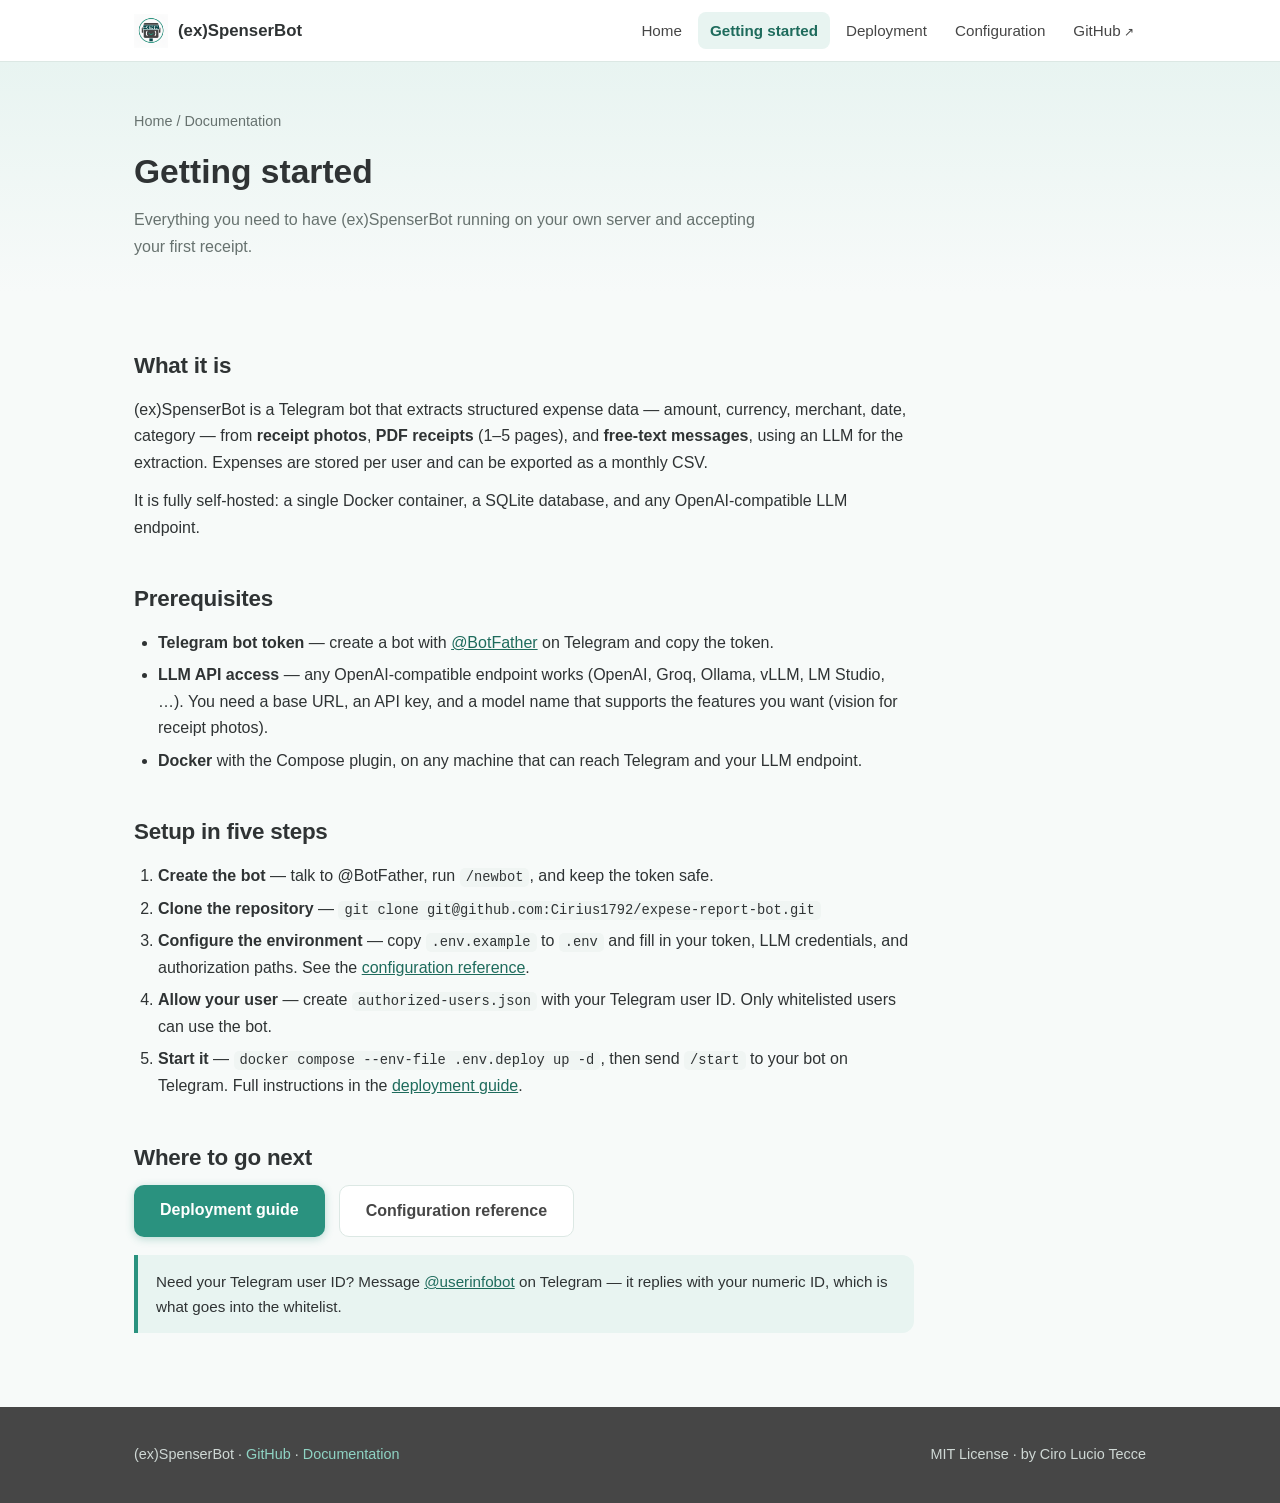
<file: site/docs/index.html>
<!DOCTYPE html>
<html lang="en">
<head>
  <meta charset="UTF-8">
  <meta name="viewport" content="width=device-width, initial-scale=1.0">
  <title>Documentation — (ex)SpenserBot</title>
  <meta name="description" content="Get (ex)SpenserBot running: prerequisites, setup steps, deployment with Docker, and configuration reference.">
  <link rel="icon" type="image/png" href="../assets/logo.png">
  <link rel="stylesheet" href="../assets/style.css">
</head>
<body>

<nav class="nav">
  <div class="nav-inner">
    <a class="nav-brand" href="../index.html"><img src="../assets/logo.png" alt="(ex)SpenserBot logo"> (ex)SpenserBot</a>
    <div class="nav-links">
      <a href="../index.html">Home</a>
      <a href="index.html" class="active">Getting started</a>
      <a href="deployment.html">Deployment</a>
      <a href="configuration.html">Configuration</a>
      <a href="https://github.com/Cirius1792/expese-report-bot" class="external">GitHub</a>
    </div>
  </div>
</nav>

<header class="docs-hero">
  <div class="container">
    <p class="breadcrumb"><a href="../index.html">Home</a> / Documentation</p>
    <h1>Getting started</h1>
    <p>Everything you need to have (ex)SpenserBot running on your own server and accepting your first receipt.</p>
  </div>
</header>

<section>
  <div class="container">
    <article>
      <h2>What it is</h2>
      <p>(ex)SpenserBot is a Telegram bot that extracts structured expense data — amount, currency, merchant, date, category — from <strong>receipt photos</strong>, <strong>PDF receipts</strong> (1–5 pages), and <strong>free-text messages</strong>, using an LLM for the extraction. Expenses are stored per user and can be exported as a monthly CSV.</p>
      <p>It is fully self-hosted: a single Docker container, a SQLite database, and any OpenAI-compatible LLM endpoint.</p>

      <h2>Prerequisites</h2>
      <ul>
        <li><strong>Telegram bot token</strong> — create a bot with <a href="https://t.me/BotFather">@BotFather</a> on Telegram and copy the token.</li>
        <li><strong>LLM API access</strong> — any OpenAI-compatible endpoint works (OpenAI, Groq, Ollama, vLLM, LM Studio, …). You need a base URL, an API key, and a model name that supports the features you want (vision for receipt photos).</li>
        <li><strong>Docker</strong> with the Compose plugin, on any machine that can reach Telegram and your LLM endpoint.</li>
      </ul>

      <h2>Setup in five steps</h2>
      <ol>
        <li><strong>Create the bot</strong> — talk to @BotFather, run <code>/newbot</code>, and keep the token safe.</li>
        <li><strong>Clone the repository</strong> — <code>git clone git@github.com:Cirius1792/expese-report-bot.git</code></li>
        <li><strong>Configure the environment</strong> — copy <code>.env.example</code> to <code>.env</code> and fill in your token, LLM credentials, and authorization paths. See the <a href="configuration.html">configuration reference</a>.</li>
        <li><strong>Allow your user</strong> — create <code>authorized-users.json</code> with your Telegram user ID. Only whitelisted users can use the bot.</li>
        <li><strong>Start it</strong> — <code>docker compose --env-file .env.deploy up -d</code>, then send <code>/start</code> to your bot on Telegram. Full instructions in the <a href="deployment.html">deployment guide</a>.</li>
      </ol>

      <h2>Where to go next</h2>
      <div class="btn-row" style="justify-content: flex-start;">
        <a class="btn btn-primary" href="deployment.html">Deployment guide</a>
        <a class="btn btn-secondary" href="configuration.html">Configuration reference</a>
      </div>

      <div class="callout">Need your Telegram user ID? Message <a href="https://t.me/userinfobot">@userinfobot</a> on Telegram — it replies with your numeric ID, which is what goes into the whitelist.</div>
    </article>
  </div>
</section>

<footer>
  <div class="container footer-inner">
    <div>(ex)SpenserBot · <a href="https://github.com/Cirius1792/expese-report-bot">GitHub</a> · <a href="index.html">Documentation</a></div>
    <div>MIT License · by Ciro Lucio Tecce</div>
  </div>
</footer>

</body>
</html>
</file>
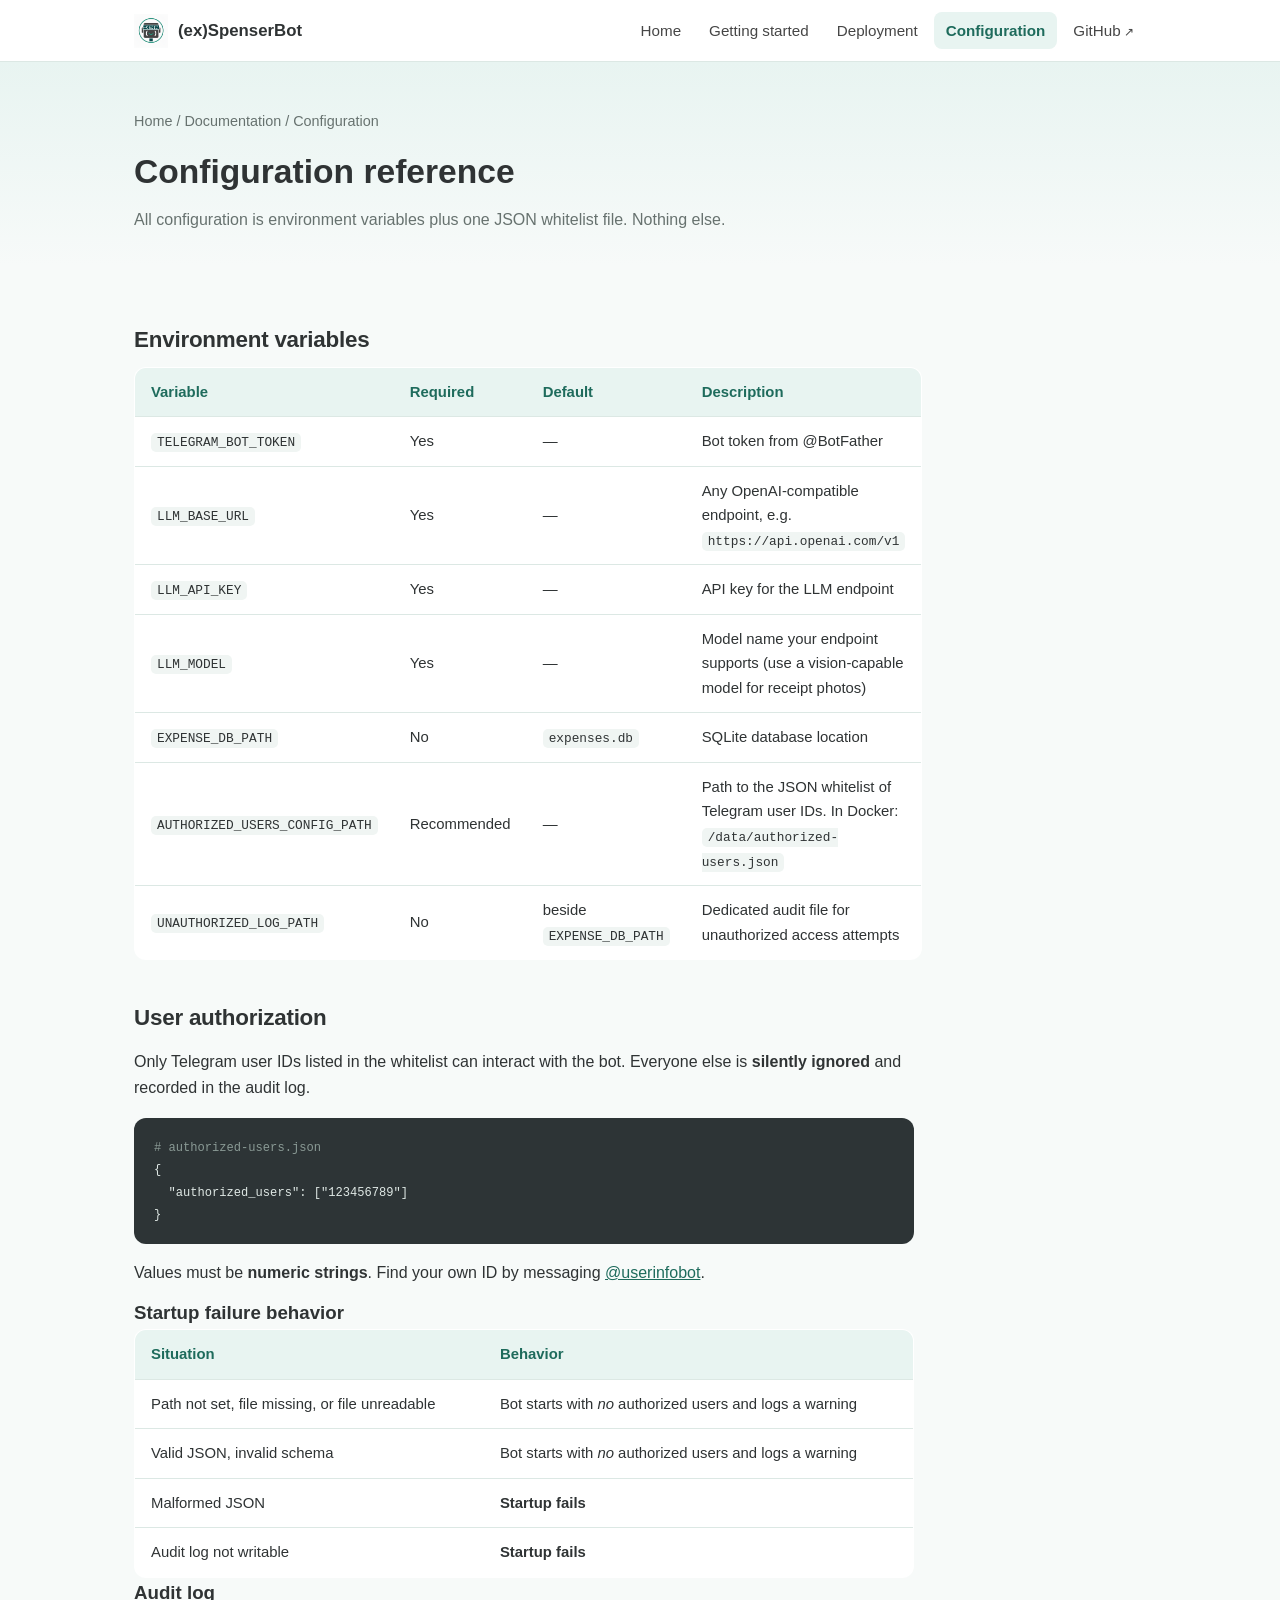
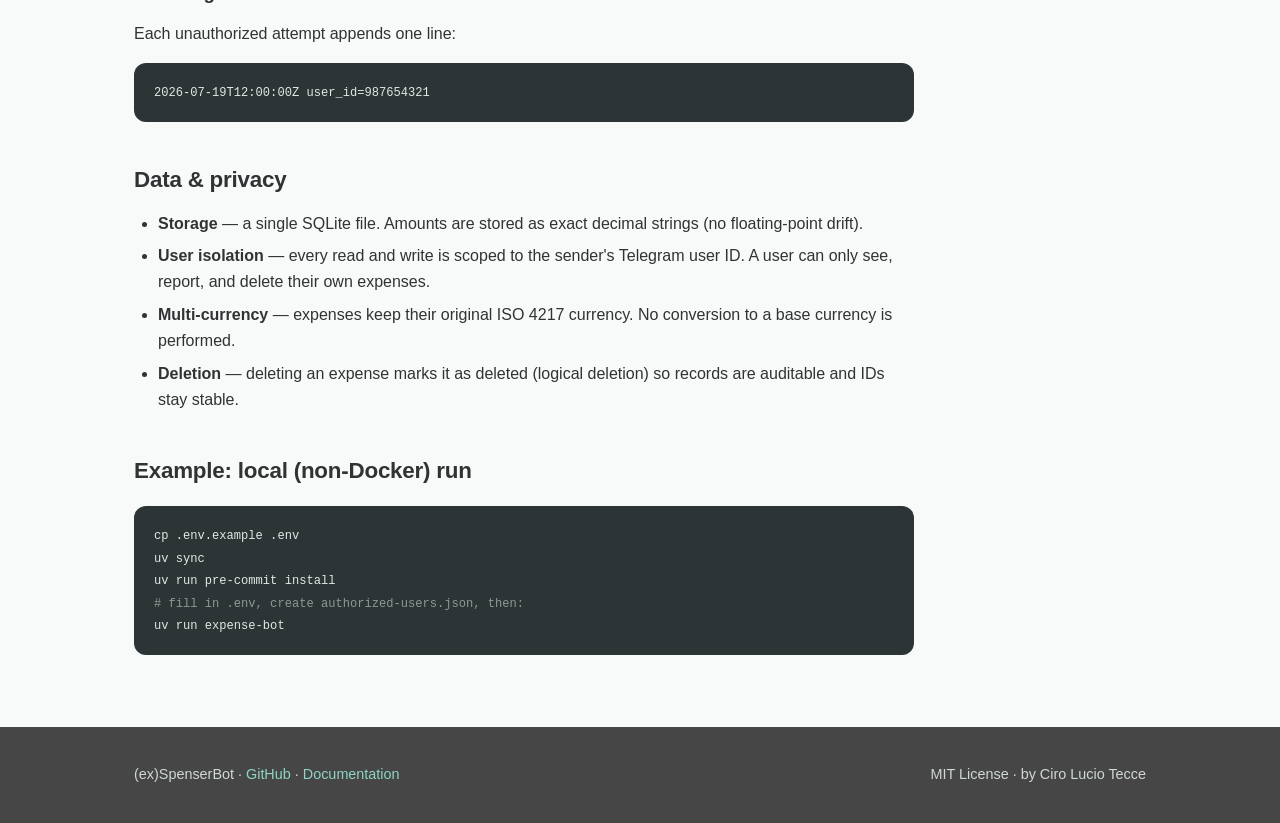
<file: site/docs/configuration.html>
<!DOCTYPE html>
<html lang="en">
<head>
  <meta charset="UTF-8">
  <meta name="viewport" content="width=device-width, initial-scale=1.0">
  <title>Configuration — (ex)SpenserBot</title>
  <meta name="description" content="(ex)SpenserBot configuration reference: environment variables, user authorization whitelist, audit logging, and data storage.">
  <link rel="icon" type="image/png" href="../assets/logo.png">
  <link rel="stylesheet" href="../assets/style.css">
</head>
<body>

<nav class="nav">
  <div class="nav-inner">
    <a class="nav-brand" href="../index.html"><img src="../assets/logo.png" alt="(ex)SpenserBot logo"> (ex)SpenserBot</a>
    <div class="nav-links">
      <a href="../index.html">Home</a>
      <a href="index.html">Getting started</a>
      <a href="deployment.html">Deployment</a>
      <a href="configuration.html" class="active">Configuration</a>
      <a href="https://github.com/Cirius1792/expese-report-bot" class="external">GitHub</a>
    </div>
  </div>
</nav>

<header class="docs-hero">
  <div class="container">
    <p class="breadcrumb"><a href="../index.html">Home</a> / <a href="index.html">Documentation</a> / Configuration</p>
    <h1>Configuration reference</h1>
    <p>All configuration is environment variables plus one JSON whitelist file. Nothing else.</p>
  </div>
</header>

<section>
  <div class="container">
    <article>
      <h2>Environment variables</h2>
      <table>
        <thead>
          <tr><th>Variable</th><th>Required</th><th>Default</th><th>Description</th></tr>
        </thead>
        <tbody>
          <tr><td><code>TELEGRAM_BOT_TOKEN</code></td><td>Yes</td><td>—</td><td>Bot token from @BotFather</td></tr>
          <tr><td><code>LLM_BASE_URL</code></td><td>Yes</td><td>—</td><td>Any OpenAI-compatible endpoint, e.g. <code>https://api.openai.com/v1</code></td></tr>
          <tr><td><code>LLM_API_KEY</code></td><td>Yes</td><td>—</td><td>API key for the LLM endpoint</td></tr>
          <tr><td><code>LLM_MODEL</code></td><td>Yes</td><td>—</td><td>Model name your endpoint supports (use a vision-capable model for receipt photos)</td></tr>
          <tr><td><code>EXPENSE_DB_PATH</code></td><td>No</td><td><code>expenses.db</code></td><td>SQLite database location</td></tr>
          <tr><td><code>AUTHORIZED_USERS_CONFIG_PATH</code></td><td>Recommended</td><td>—</td><td>Path to the JSON whitelist of Telegram user IDs. In Docker: <code>/data/authorized-users.json</code></td></tr>
          <tr><td><code>UNAUTHORIZED_LOG_PATH</code></td><td>No</td><td>beside <code>EXPENSE_DB_PATH</code></td><td>Dedicated audit file for unauthorized access attempts</td></tr>
        </tbody>
      </table>

      <h2>User authorization</h2>
      <p>Only Telegram user IDs listed in the whitelist can interact with the bot. Everyone else is <strong>silently ignored</strong> and recorded in the audit log.</p>
      <pre><code><span class="c"># authorized-users.json</span>
{
  "authorized_users": ["123456789"]
}</code></pre>
      <p>Values must be <strong>numeric strings</strong>. Find your own ID by messaging <a href="https://t.me/userinfobot">@userinfobot</a>.</p>

      <h3>Startup failure behavior</h3>
      <table>
        <thead>
          <tr><th>Situation</th><th>Behavior</th></tr>
        </thead>
        <tbody>
          <tr><td>Path not set, file missing, or file unreadable</td><td>Bot starts with <em>no</em> authorized users and logs a warning</td></tr>
          <tr><td>Valid JSON, invalid schema</td><td>Bot starts with <em>no</em> authorized users and logs a warning</td></tr>
          <tr><td>Malformed JSON</td><td><strong>Startup fails</strong></td></tr>
          <tr><td>Audit log not writable</td><td><strong>Startup fails</strong></td></tr>
        </tbody>
      </table>

      <h3>Audit log</h3>
      <p>Each unauthorized attempt appends one line:</p>
      <pre><code>2026-07-19T12:00:00Z user_id=987654321</code></pre>

      <h2>Data &amp; privacy</h2>
      <ul>
        <li><strong>Storage</strong> — a single SQLite file. Amounts are stored as exact decimal strings (no floating-point drift).</li>
        <li><strong>User isolation</strong> — every read and write is scoped to the sender's Telegram user ID. A user can only see, report, and delete their own expenses.</li>
        <li><strong>Multi-currency</strong> — expenses keep their original ISO 4217 currency. No conversion to a base currency is performed.</li>
        <li><strong>Deletion</strong> — deleting an expense marks it as deleted (logical deletion) so records are auditable and IDs stay stable.</li>
      </ul>

      <h2>Example: local (non-Docker) run</h2>
      <pre><code>cp .env.example .env
uv sync
uv run pre-commit install
<span class="c"># fill in .env, create authorized-users.json, then:</span>
uv run expense-bot</code></pre>
    </article>
  </div>
</section>

<footer>
  <div class="container footer-inner">
    <div>(ex)SpenserBot · <a href="https://github.com/Cirius1792/expese-report-bot">GitHub</a> · <a href="index.html">Documentation</a></div>
    <div>MIT License · by Ciro Lucio Tecce</div>
  </div>
</footer>

</body>
</html>
</file>
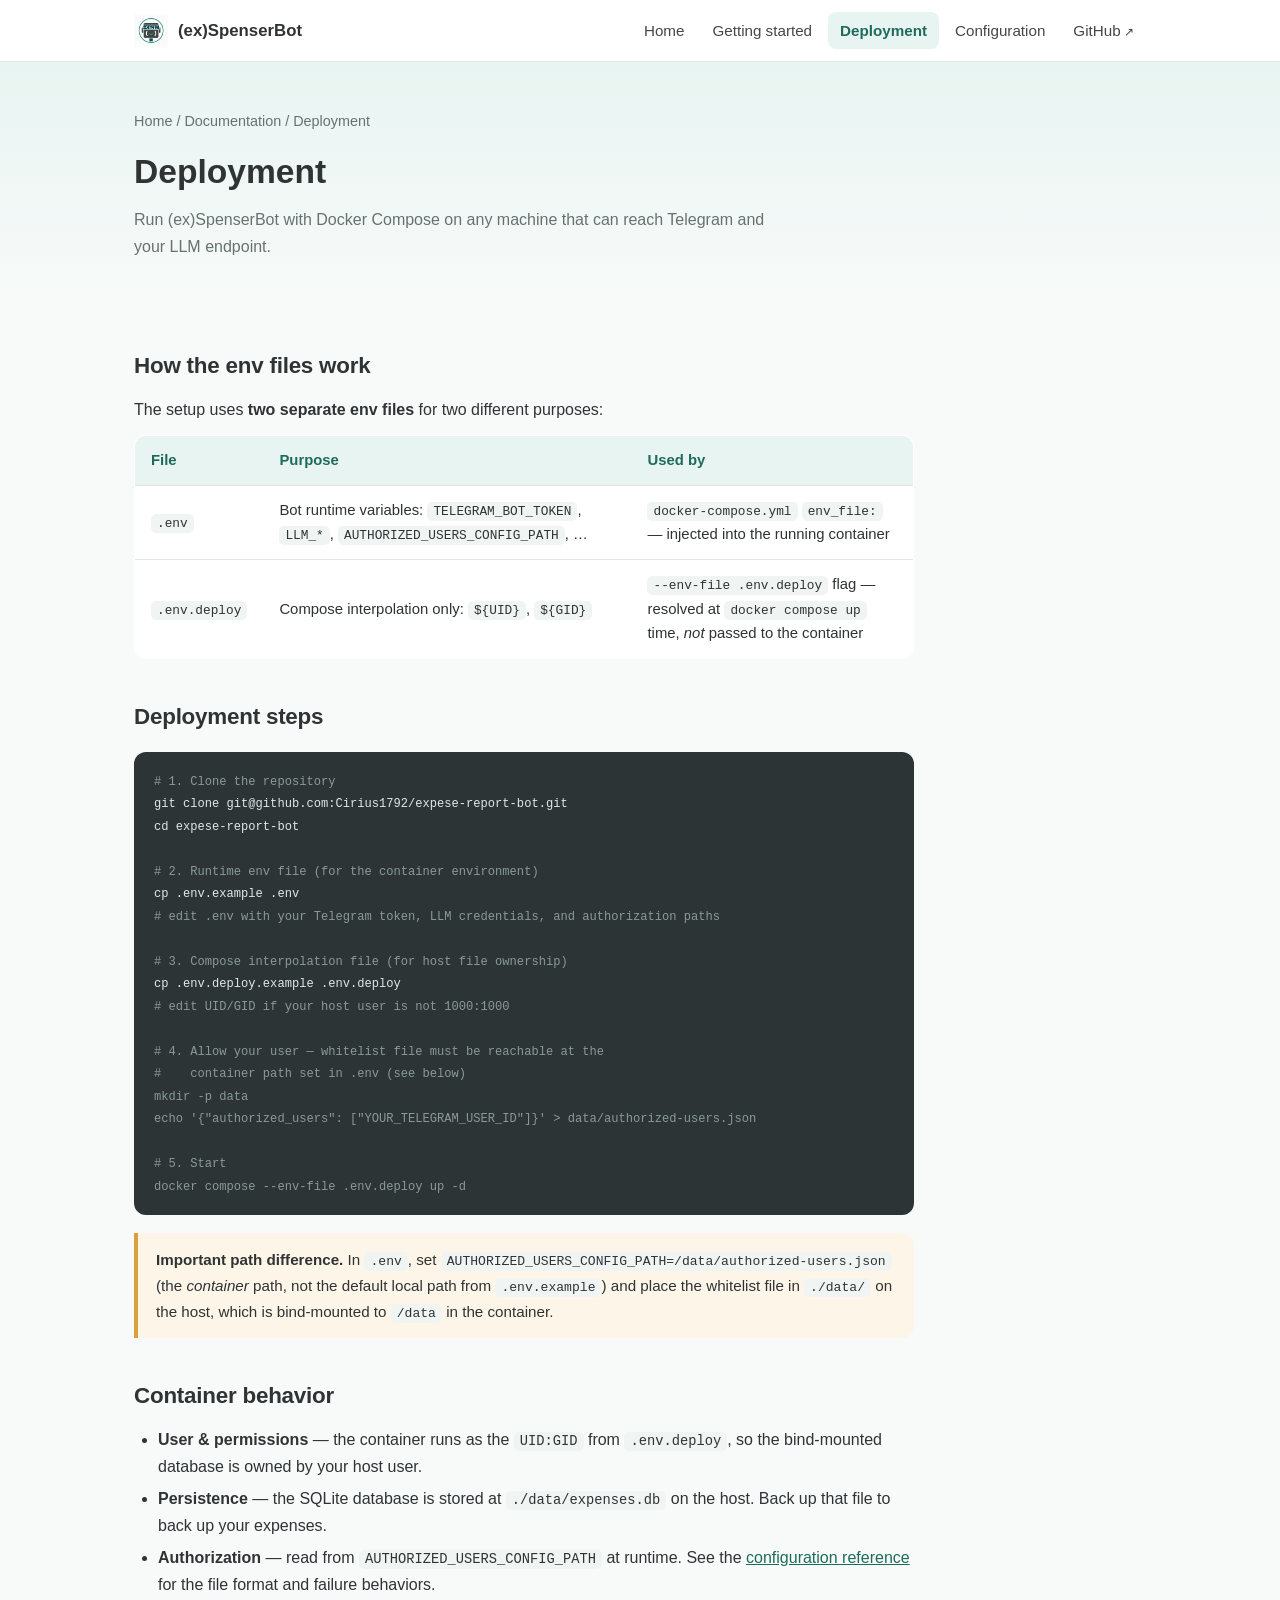
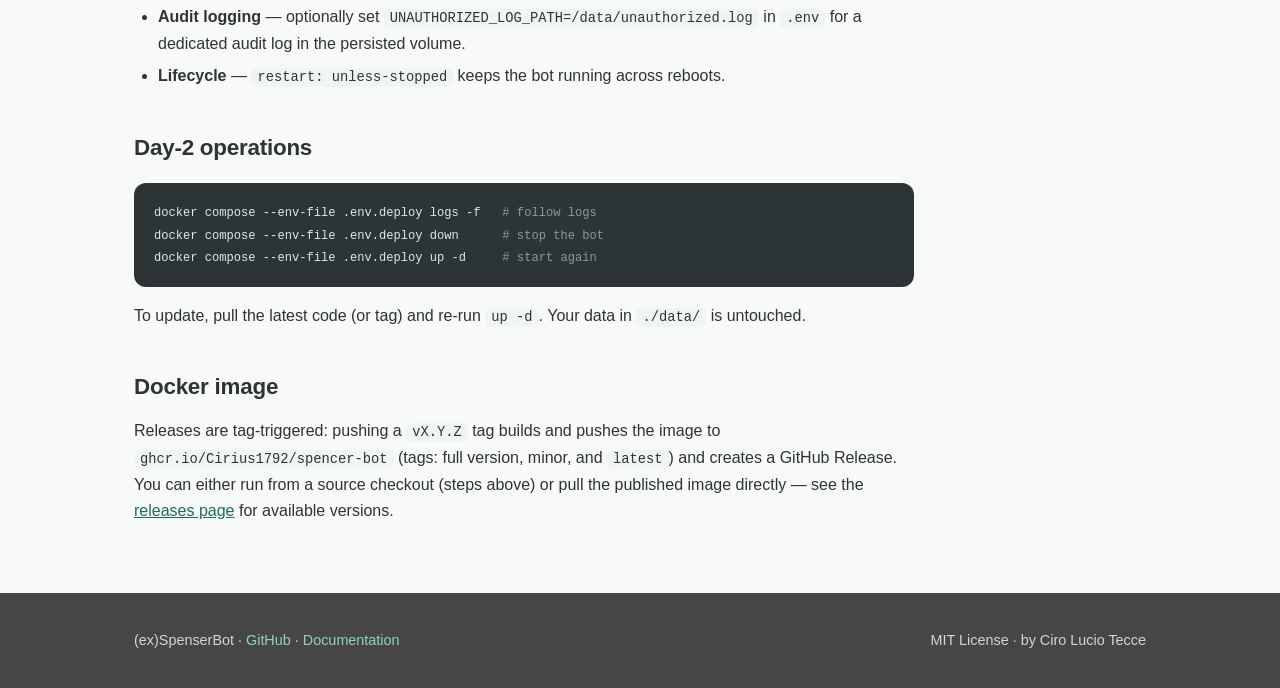
<file: site/docs/deployment.html>
<!DOCTYPE html>
<html lang="en">
<head>
  <meta charset="UTF-8">
  <meta name="viewport" content="width=device-width, initial-scale=1.0">
  <title>Deployment — (ex)SpenserBot</title>
  <meta name="description" content="Deploy (ex)SpenserBot with Docker Compose: environment files, data persistence, authorization paths, and day-2 operations.">
  <link rel="icon" type="image/png" href="../assets/logo.png">
  <link rel="stylesheet" href="../assets/style.css">
</head>
<body>

<nav class="nav">
  <div class="nav-inner">
    <a class="nav-brand" href="../index.html"><img src="../assets/logo.png" alt="(ex)SpenserBot logo"> (ex)SpenserBot</a>
    <div class="nav-links">
      <a href="../index.html">Home</a>
      <a href="index.html">Getting started</a>
      <a href="deployment.html" class="active">Deployment</a>
      <a href="configuration.html">Configuration</a>
      <a href="https://github.com/Cirius1792/expese-report-bot" class="external">GitHub</a>
    </div>
  </div>
</nav>

<header class="docs-hero">
  <div class="container">
    <p class="breadcrumb"><a href="../index.html">Home</a> / <a href="index.html">Documentation</a> / Deployment</p>
    <h1>Deployment</h1>
    <p>Run (ex)SpenserBot with Docker Compose on any machine that can reach Telegram and your LLM endpoint.</p>
  </div>
</header>

<section>
  <div class="container">
    <article>
      <h2>How the env files work</h2>
      <p>The setup uses <strong>two separate env files</strong> for two different purposes:</p>
      <table>
        <thead>
          <tr><th>File</th><th>Purpose</th><th>Used by</th></tr>
        </thead>
        <tbody>
          <tr>
            <td><code>.env</code></td>
            <td>Bot runtime variables: <code>TELEGRAM_BOT_TOKEN</code>, <code>LLM_*</code>, <code>AUTHORIZED_USERS_CONFIG_PATH</code>, …</td>
            <td><code>docker-compose.yml</code> <code>env_file:</code> — injected into the running container</td>
          </tr>
          <tr>
            <td><code>.env.deploy</code></td>
            <td>Compose interpolation only: <code>${UID}</code>, <code>${GID}</code></td>
            <td><code>--env-file .env.deploy</code> flag — resolved at <code>docker compose up</code> time, <em>not</em> passed to the container</td>
          </tr>
        </tbody>
      </table>

      <h2>Deployment steps</h2>
      <pre><code><span class="c"># 1. Clone the repository</span>
git clone git@github.com:Cirius1792/expese-report-bot.git
cd expese-report-bot

<span class="c"># 2. Runtime env file (for the container environment)</span>
cp .env.example .env
<span class="c"># edit .env with your Telegram token, LLM credentials, and authorization paths</span>

<span class="c"># 3. Compose interpolation file (for host file ownership)</span>
cp .env.deploy.example .env.deploy
<span class="c"># edit UID/GID if your host user is not 1000:1000</span>

<span class="c"># 4. Allow your user — whitelist file must be reachable at the
<span class="c">#    container path set in .env (see below)</span>
mkdir -p data
echo '{"authorized_users": ["YOUR_TELEGRAM_USER_ID"]}' &gt; data/authorized-users.json

<span class="c"># 5. Start</span>
docker compose --env-file .env.deploy up -d</code></pre>

      <div class="callout warn"><strong>Important path difference.</strong> In <code>.env</code>, set <code>AUTHORIZED_USERS_CONFIG_PATH=/data/authorized-users.json</code> (the <em>container</em> path, not the default local path from <code>.env.example</code>) and place the whitelist file in <code>./data/</code> on the host, which is bind-mounted to <code>/data</code> in the container.</div>

      <h2>Container behavior</h2>
      <ul>
        <li><strong>User &amp; permissions</strong> — the container runs as the <code>UID:GID</code> from <code>.env.deploy</code>, so the bind-mounted database is owned by your host user.</li>
        <li><strong>Persistence</strong> — the SQLite database is stored at <code>./data/expenses.db</code> on the host. Back up that file to back up your expenses.</li>
        <li><strong>Authorization</strong> — read from <code>AUTHORIZED_USERS_CONFIG_PATH</code> at runtime. See the <a href="configuration.html">configuration reference</a> for the file format and failure behaviors.</li>
        <li><strong>Audit logging</strong> — optionally set <code>UNAUTHORIZED_LOG_PATH=/data/unauthorized.log</code> in <code>.env</code> for a dedicated audit log in the persisted volume.</li>
        <li><strong>Lifecycle</strong> — <code>restart: unless-stopped</code> keeps the bot running across reboots.</li>
      </ul>

      <h2>Day-2 operations</h2>
      <pre><code>docker compose --env-file .env.deploy logs -f   <span class="c"># follow logs</span>
docker compose --env-file .env.deploy down      <span class="c"># stop the bot</span>
docker compose --env-file .env.deploy up -d     <span class="c"># start again</span></code></pre>
      <p>To update, pull the latest code (or tag) and re-run <code>up -d</code>. Your data in <code>./data/</code> is untouched.</p>

      <h2>Docker image</h2>
      <p>Releases are tag-triggered: pushing a <code>vX.Y.Z</code> tag builds and pushes the image to <code>ghcr.io/Cirius1792/spencer-bot</code> (tags: full version, minor, and <code>latest</code>) and creates a GitHub Release. You can either run from a source checkout (steps above) or pull the published image directly — see the <a href="https://github.com/Cirius1792/expese-report-bot/releases">releases page</a> for available versions.</p>
    </article>
  </div>
</section>

<footer>
  <div class="container footer-inner">
    <div>(ex)SpenserBot · <a href="https://github.com/Cirius1792/expese-report-bot">GitHub</a> · <a href="index.html">Documentation</a></div>
    <div>MIT License · by Ciro Lucio Tecce</div>
  </div>
</footer>

</body>
</html>
</file>
<file: site/assets/style.css>
/* (ex)SpenserBot site — brand colors from logo: teal #2a927f, charcoal #464646 */
:root {
  --teal: #2a927f;
  --teal-dark: #1e6b5c;
  --teal-soft: #e8f4f1;
  --ink: #2f3334;
  --charcoal: #464646;
  --muted: #67726f;
  --bg: #f7faf9;
  --card: #ffffff;
  --border: #dce8e4;
  --code-bg: #f0f5f3;
  --radius: 12px;
  --maxw: 1060px;
  --font: -apple-system, BlinkMacSystemFont, "Segoe UI", Roboto, "Helvetica Neue", Arial, sans-serif;
  --mono: ui-monospace, SFMono-Regular, Menlo, Consolas, "Liberation Mono", monospace;
}

* { box-sizing: border-box; margin: 0; padding: 0; }

html { scroll-behavior: smooth; }

body {
  font-family: var(--font);
  color: var(--ink);
  background: var(--bg);
  line-height: 1.65;
  font-size: 16px;
}

img { max-width: 100%; display: block; }
a { color: var(--teal-dark); }
a:hover { color: var(--teal); }

.container { max-width: var(--maxw); margin: 0 auto; padding: 0 24px; }

/* ---------- Nav ---------- */
.nav {
  position: sticky; top: 0; z-index: 10;
  background: rgba(255, 255, 255, 0.92);
  backdrop-filter: blur(8px);
  border-bottom: 1px solid var(--border);
}
.nav-inner {
  max-width: var(--maxw); margin: 0 auto; padding: 12px 24px;
  display: flex; align-items: center; gap: 24px; flex-wrap: wrap;
}
.nav-brand {
  display: flex; align-items: center; gap: 10px;
  font-weight: 700; font-size: 1.05rem; color: var(--ink); text-decoration: none;
}
.nav-brand img { width: 34px; height: 34px; }
.nav-links { display: flex; gap: 4px; flex-wrap: wrap; margin-left: auto; }
.nav-links a {
  color: var(--charcoal); text-decoration: none;
  padding: 6px 12px; border-radius: 8px; font-size: 0.95rem;
}
.nav-links a:hover { background: var(--teal-soft); color: var(--teal-dark); }
.nav-links a.active { background: var(--teal-soft); color: var(--teal-dark); font-weight: 600; }
.nav-links a.external::after { content: " ↗"; font-size: 0.8em; }

/* ---------- Hero ---------- */
.hero { padding: 72px 0 56px; text-align: center; background: linear-gradient(180deg, var(--teal-soft) 0%, var(--bg) 100%); }
.hero img.logo { width: 132px; height: 132px; margin: 0 auto 20px; }
.hero h1 { font-size: 2.6rem; letter-spacing: -0.02em; margin-bottom: 14px; }
.hero .tagline { font-size: 1.25rem; color: var(--charcoal); max-width: 640px; margin: 0 auto 10px; }
.hero .sub { color: var(--muted); max-width: 560px; margin: 0 auto 28px; }
.hero-badges { margin-top: 22px; }
.hero-badges img { display: inline-block; margin: 0 4px; height: 20px; }

/* ---------- Buttons ---------- */
.btn {
  display: inline-block; padding: 12px 26px; border-radius: 10px;
  font-weight: 600; font-size: 1rem; text-decoration: none;
  transition: transform 0.1s ease, box-shadow 0.1s ease;
}
.btn:hover { transform: translateY(-1px); }
.btn-primary { background: var(--teal); color: #fff; box-shadow: 0 2px 8px rgba(42, 146, 127, 0.3); }
.btn-primary:hover { background: var(--teal-dark); color: #fff; }
.btn-secondary { background: #fff; color: var(--charcoal); border: 1px solid var(--border); }
.btn-secondary:hover { border-color: var(--teal); color: var(--teal-dark); }
.btn-row { display: flex; gap: 14px; justify-content: center; flex-wrap: wrap; }

/* ---------- Sections ---------- */
section { padding: 56px 0; }
section.alt { background: #fff; border-top: 1px solid var(--border); border-bottom: 1px solid var(--border); }
h2 { font-size: 1.8rem; letter-spacing: -0.01em; margin-bottom: 8px; }
.section-sub { color: var(--muted); margin-bottom: 32px; max-width: 640px; }
.section-head { margin-bottom: 8px; }

/* ---------- Cards ---------- */
.grid { display: grid; gap: 18px; }
.grid-3 { grid-template-columns: repeat(3, 1fr); }
.grid-2 { grid-template-columns: repeat(2, 1fr); }
.grid-4 { grid-template-columns: repeat(4, 1fr); }
.card {
  background: var(--card); border: 1px solid var(--border); border-radius: var(--radius);
  padding: 22px;
}
.card .icon { font-size: 1.6rem; margin-bottom: 10px; }
.card h3 { font-size: 1.05rem; margin-bottom: 6px; }
.card p { font-size: 0.93rem; color: var(--muted); }

/* ---------- Steps ---------- */
.steps { display: grid; grid-template-columns: repeat(4, 1fr); gap: 18px; counter-reset: step; }
.step { background: var(--card); border: 1px solid var(--border); border-radius: var(--radius); padding: 22px; position: relative; }
.step::before {
  counter-increment: step; content: counter(step);
  display: inline-flex; align-items: center; justify-content: center;
  width: 30px; height: 30px; border-radius: 50%;
  background: var(--teal); color: #fff; font-weight: 700; font-size: 0.9rem;
  margin-bottom: 12px;
}
.step h3 { font-size: 1rem; margin-bottom: 6px; }
.step p { font-size: 0.9rem; color: var(--muted); }

/* ---------- Tables ---------- */
table { width: 100%; border-collapse: collapse; background: var(--card); border: 1px solid var(--border); border-radius: var(--radius); overflow: hidden; }
th, td { text-align: left; padding: 12px 16px; border-bottom: 1px solid var(--border); font-size: 0.93rem; }
th { background: var(--teal-soft); color: var(--teal-dark); font-weight: 600; }
tr:last-child td { border-bottom: none; }
code {
  font-family: var(--mono); font-size: 0.86em;
  background: var(--code-bg); padding: 2px 6px; border-radius: 5px;
}

/* ---------- Code blocks ---------- */
pre {
  background: #2d3436; color: #dfe8e5; padding: 18px 20px;
  border-radius: var(--radius); overflow-x: auto; font-size: 0.88rem;
  font-family: var(--mono); line-height: 1.6; margin: 16px 0;
}
pre code { background: none; padding: 0; color: inherit; }
pre .c { color: #8a9a95; }

/* ---------- Callouts ---------- */
.callout {
  background: var(--teal-soft); border-left: 4px solid var(--teal);
  border-radius: 0 var(--radius) var(--radius) 0;
  padding: 14px 18px; margin: 18px 0; font-size: 0.95rem;
}
.callout.warn { background: #fdf6e8; border-left-color: #d9a13b; }

/* ---------- Privacy strip ---------- */
.strip { display: grid; grid-template-columns: repeat(3, 1fr); gap: 18px; }
.strip .card { text-align: center; }

/* ---------- Footer ---------- */
footer { background: var(--charcoal); color: #cfd8d5; padding: 36px 0; font-size: 0.9rem; }
footer a { color: #8fd4c4; text-decoration: none; }
footer a:hover { text-decoration: underline; }
.footer-inner { display: flex; justify-content: space-between; gap: 16px; flex-wrap: wrap; align-items: center; }

/* ---------- Docs pages ---------- */
.docs-hero { padding: 48px 0 32px; background: linear-gradient(180deg, var(--teal-soft) 0%, var(--bg) 100%); }
.docs-hero h1 { font-size: 2.1rem; margin-bottom: 8px; }
.docs-hero p { color: var(--muted); max-width: 640px; }
article { max-width: 780px; }
article h2 { margin-top: 40px; font-size: 1.4rem; }
article h2:first-of-type { margin-top: 0; }
article p { margin: 12px 0; }
article ul, article ol { margin: 12px 0 12px 24px; }
article li { margin: 6px 0; }
.breadcrumb { font-size: 0.9rem; color: var(--muted); margin-bottom: 10px; }
.breadcrumb a { color: var(--muted); text-decoration: none; }
.breadcrumb a:hover { color: var(--teal-dark); }

/* ---------- Responsive ---------- */
@media (max-width: 860px) {
  .grid-3, .grid-4, .steps, .strip { grid-template-columns: repeat(2, 1fr); }
  .hero h1 { font-size: 2rem; }
}
@media (max-width: 560px) {
  .grid-3, .grid-4, .grid-2, .steps, .strip { grid-template-columns: 1fr; }
  .hero { padding: 48px 0 40px; }
  section { padding: 40px 0; }
}
</file>
